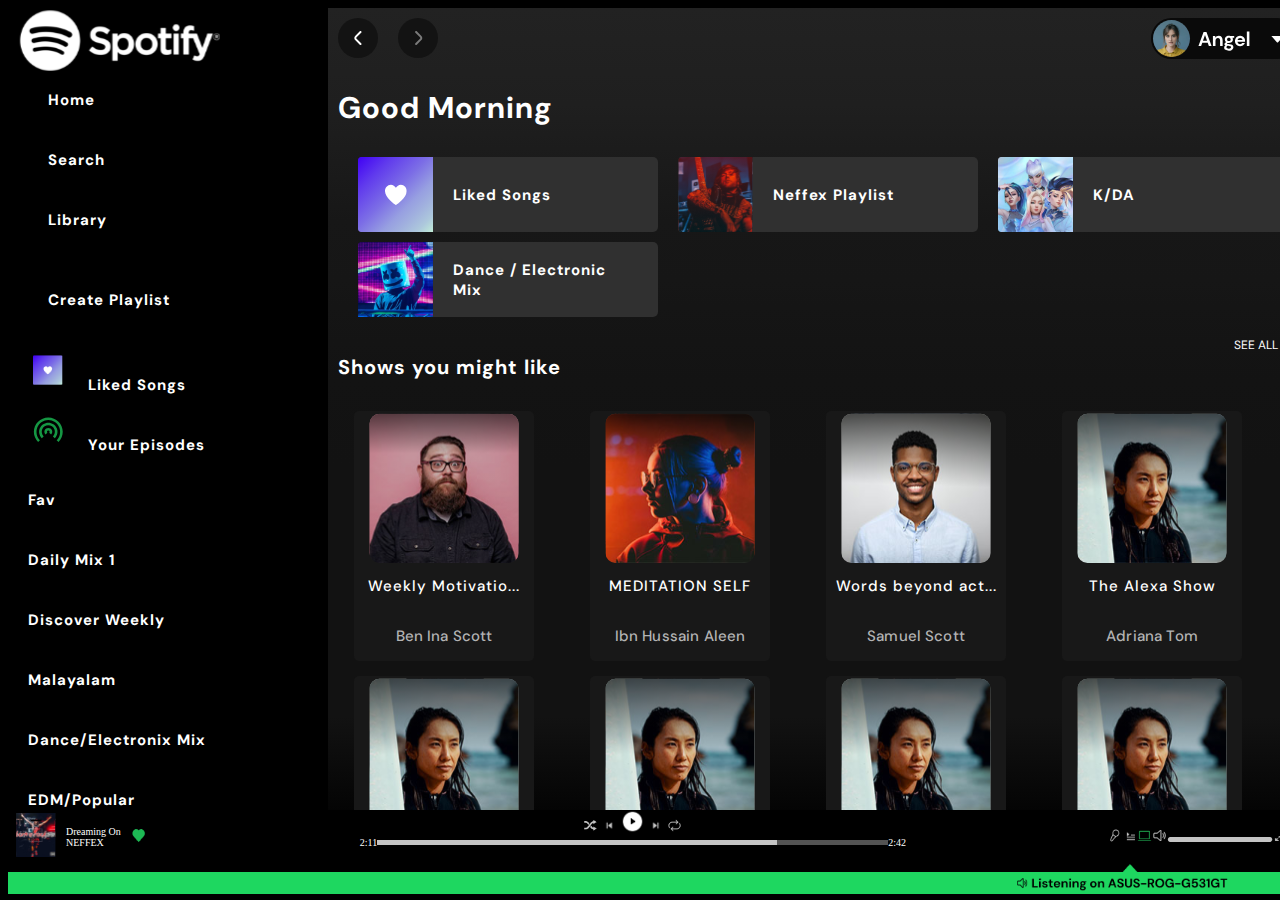
<file: index.html>
<!DOCTYPE html>
<html lang="en">
<head>
    <meta charset="UTF-8">
    <meta name="viewport" content="width=device-width, initial-scale=1.0">
    <title>Spotify Clone</title>
    <link rel="stylesheet" href="./style.css">
    <link href="https://cdn.jsdelivr.net/npm/bootstrap@5.0.2/dist/css/bootstrap.min.css" rel="stylesheet" integrity="sha384-EVSTQN3/azprG1Anm3QDgpJLIm9Nao0Yz1ztcQTwFspd3yD65VohhpuuCOmLASjC" crossorigin="anonymous">
    <link rel="stylesheet" href="https://cdnjs.cloudflare.com/ajax/libs/font-awesome/6.4.2/css/all.min.css" integrity="sha512-z3gLpd7yknf1YoNbCzqRKc4qyor8gaKU1qmn+CShxbuBusANI9QpRohGBreCFkKxLhei6S9CQXFEbbKuqLg0DA==" crossorigin="anonymous" referrerpolicy="no-referrer" />
    <link rel="icon" type="image/png" sizes="16x16" href="./assets/favicon-16x16.png">
</head>
<body>
    <div class="left-section">
        <div class="spotify-logo">
            <a href="#"> <img src="./assets/Spotify logo.svg" alt="logo"></a>
        </div>
        <div>
            <div class="my-navbar">
                <a href="#"><i class="fa-solid fa-house" style="color: #ffffff;"></i><span style="padding-left: 20px;">Home</span></a>
                <a href="#"><i class="fa-solid fa-magnifying-glass" style="color: #ffffff;"></i><span style="padding-left: 20px;">Search</span> </a>
                <a href="#"><i class="fa-solid fa-bars-staggered" style="color: #ffffff;"></i><span style="padding-left: 20px;">Library</span> </a>
            </div>
        </div>
        <div>
            <div class="my-navbar">
                <a href="#"><i class="Playlist-icon fa-solid fa-plus" style="color: #ffffff;"></i><span style="padding-left: 20px;">Create Playlist</span> </a>
                <a href="#"><img src="./assets/liked-song.png" alt="liked-song-img"><span style="padding-left: 20px;">Liked Songs</span> </a>
                <a href="#"><img src="./assets/your-episode.svg" alt="your-episode-img"><span style="padding-left: 20px;">Your Episodes</span> </a>
            </div>
        </div>
        <div>
            <div class="my-navbar">
                <a href="#">Fav</a>
                <a href="#">Daily Mix 1</a>
                <a href="#">Discover Weekly</a>
                <a href="#">Malayalam</a>
                <a href="#">Dance/Electronix Mix</a>
                <a href="#">EDM/Popular</a>
            </div>
        </div>
        <div>
            <div class="my-navbar">
                <a href="#"><img src="./assets/install-app.svg" alt="Install-app-img"><span style="padding-left: 20px;">Install App</span> </a>
            </div>
        </div>
    </div>
    <div class="main">
        <div class="main-navbar">
            <div class="arrow-div">
                <a href="./player/index.html"><img src="./assets/top arrow navigation.svg" alt="left-arrow-img"></a>
                
            </div>
            <div class="user-div">
                <a href="#"><img src="./assets/User.svg" alt="user-img"></a>
            </div>
        </div>
        <div class="title-playlist"> 
            <div class="heading"><h1>Good Morning</h1></div>
            <div class="my-card-section">
                <div class="my-card">
                    <img src="./assets/liked-songs.svg" alt="liked-song-img">
                    <p>Liked Songs</p>
                </div>
                <div class="my-card">
                    <img src="./assets/neffex-playlist.svg" alt="neffex-playlist-img">
                    <p>Neffex Playlist</p>
                </div>
                <div class="my-card">
                    <img src="./assets/k/da-img.svg" alt="liked-song-img">
                    <p>K/DA</p>
                </div>
                <div class="my-card">
                    <img src="./assets/dance.svg" alt="dance-img">
                    <p>Dance / Electronic Mix</p>
                </div>
            </div>
            
        </div>
        <div class="shows">
            <div class="shows-heading">
                <h2>Shows you might like</h2>
                <a href="#">SEE ALL</a>
            </div>
            <div class="shows-card-section">
                <div class="my-card-1">
                    <img src="./assets/my-card-1-img1.svg" alt="my-card-1-img1">
                    <p class="p1">Weekly Motivatio...</p>
                    <p class="p2">Ben Ina Scott</p>
                </div>
                <div class="my-card-1">
                    <img src="./assets/my-card-img2.svg" alt="my-card-1-img1">
                    <p class="p1">MEDITATION SELF</p>
                    <p class="p2">Ibn Hussain Aleen</p>
                </div>
                <div class="my-card-1">
                    <img src="./assets/my-card-img3.svg" alt="my-card-1-img1">
                    <p class="p1">Words beyond act...</p>
                    <p class="p2">Samuel Scott</p>
                </div>
                <div class="my-card-1">
                    <img src="./assets/my-card-img4.svg" alt="my-card-1-img1">
                    <p class="p1">The Alexa Show</p>
                    <p class="p2">Adriana Tom</p>
                </div>
                <div class="my-card-1">
                    <img src="./assets/my-card-img4.svg" alt="my-card-1-img1">
                    <p class="p1">The Alexa Show</p>
                    <p class="p2">Adriana Tom</p>
                </div>
                <div class="my-card-1">
                    <img src="./assets/my-card-img4.svg" alt="my-card-1-img1">
                    <p class="p1">The Alexa Show</p>
                    <p class="p2">Adriana Tom</p>
                </div>
                <div class="my-card-1">
                    <img src="./assets/my-card-img4.svg" alt="my-card-1-img1">
                    <p class="p1">The Alexa Show</p>
                    <p class="p2">Adriana Tom</p>
                </div>
                <div class="my-card-1">
                    <img src="./assets/my-card-img4.svg" alt="my-card-1-img1">
                    <p class="p1">The Alexa Show</p>
                    <p class="p2">Adriana Tom</p>
                </div>
                
            </div>
        </div>
    </div>
    <div class="player">
        <div class="player-div-1">
            <div class="player-div-1-1">
                <div><img class="image" src="./assets/play-list-img1.svg" alt="play-list-img1"></div>
                <div>
                    <p>Dreaming On <br>
                        NEFFEX</p>
                </div>
                <div><img class="heart" src="./assets/green-heart.png" alt="green-heart"></div>   
            </div>
            <div class="player-div-1-2">
                <div>
                    <a href="#"><img class="pic1" src="./assets/raphael_shuffle.png" alt=""></a>
                    <a href="#"><img class="pic2" src="./assets/bx_bx-skip-previous.png" alt=""></a>
                    <a href="#"><img class="pic3" src="./assets/gridicons_play.png" alt=""></a>
                    <a href="#"><img class="pic4" src="./assets/bx_bx-skip-previous (1).png" alt=""></a>
                    <a href="#"><img class="pic5" src="./assets/fluent_arrow-repeat-all-20-regular.png" alt=""></a>
                </div>
                <div class="player-timer">
                    2:11
                    <div class="timer"><div></div></div>
                    2:42
                </div>
            </div>
            <div class="player-div-1-3">
                <a href="#"><img class="img1" src="./assets/ph_microphone-stage.png" alt=""></a>
                <a href="#"><img class="img2" src="./assets/carbon_query-queue.png" alt=""></a>
                <a href="#"><img class="img3" src="./assets/carbon_laptop.png" alt=""></a>
                <a href="#"><img class="img4" src="./assets/fluent_speaker-2-24-regular.png" alt=""></a>
                <a href="#"><img class="img5" src="./assets/Rectangle 17.png" alt=""></a>
                <a href="#"><img class="img6" src="./assets/tabler_arrows-diagonal.png" alt=""></a>
            </div>
        </div>
        <div class="player-div-2">
            <img src="./assets/Listening on DEVICE.png" alt="">
        </div>
    </div>
    <script src="https://cdn.jsdelivr.net/npm/@popperjs/core@2.9.2/dist/umd/popper.min.js" integrity="sha384-IQsoLXl5PILFhosVNubq5LC7Qb9DXgDA9i+tQ8Zj3iwWAwPtgFTxbJ8NT4GN1R8p" crossorigin="anonymous"></script>
    <script src="https://cdn.jsdelivr.net/npm/bootstrap@5.0.2/dist/js/bootstrap.min.js" integrity="sha384-cVKIPhGWiC2Al4u+LWgxfKTRIcfu0JTxR+EQDz/bgldoEyl4H0zUF0QKbrJ0EcQF" crossorigin="anonymous"></script>
</body>
</html>
</file>
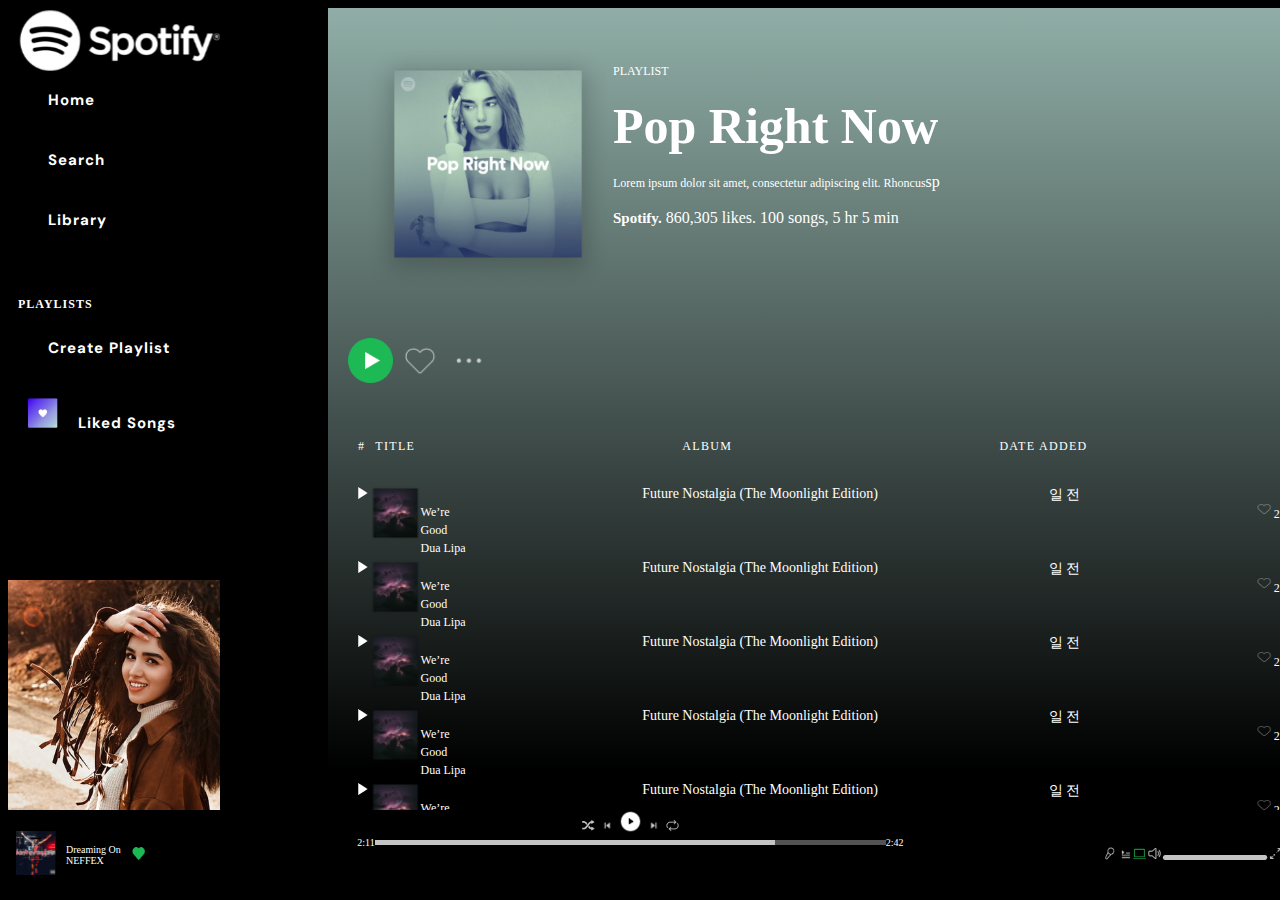
<file: player/index.html>
<!DOCTYPE html>
<html lang="en">
<head>
    <meta charset="UTF-8">
    <meta name="viewport" content="width=device-width, initial-scale=1.0">
    <title>Player</title>
    <link rel="stylesheet" href="./style.css">
    <link href="https://cdn.jsdelivr.net/npm/bootstrap@5.0.2/dist/css/bootstrap.min.css" rel="stylesheet" integrity="sha384-EVSTQN3/azprG1Anm3QDgpJLIm9Nao0Yz1ztcQTwFspd3yD65VohhpuuCOmLASjC" crossorigin="anonymous">
    <link rel="stylesheet" href="https://cdnjs.cloudflare.com/ajax/libs/font-awesome/6.4.2/css/all.min.css" integrity="sha512-z3gLpd7yknf1YoNbCzqRKc4qyor8gaKU1qmn+CShxbuBusANI9QpRohGBreCFkKxLhei6S9CQXFEbbKuqLg0DA==" crossorigin="anonymous" referrerpolicy="no-referrer" />
    <link rel="icon" type="image/png" sizes="16x16" href="./assets/favicon-16x16.png">
</head>
<body>
    <div class="left-section">
        <div class="spotify-logo">
            <a href="#"> <img src="./assets/Spotify logo.svg" alt="logo"></a>
        </div>
        <div>
            <div class="navbar my-navbar container-fluid">
                <a href="#"><i class="fa-solid fa-house" style="color: #ffffff;"></i><span style="padding-left: 20px;">Home</span></a>
                <a href="#"><i class="fa-solid fa-magnifying-glass" style="color: #ffffff;"></i><span style="padding-left: 20px;">Search</span> </a>
                <a href="#"><i class="fa-solid fa-bars-staggered" style="color: #ffffff;"></i><span style="padding-left: 20px;">Library</span> </a>
            </div>
        </div>
        <div>
            <div class="my-navbar">
                <h4>PLAYLISTS</h4>
                <a href="#"><i class="Playlist-icon fa-solid fa-plus" style="color: #ffffff;"></i><span style="padding-left: 20px;">Create Playlist</span> </a>
                <a href="#"><img src="./assets/liked-song.png" alt="liked-song-img"><span style="padding-left: 20px;">Liked Songs</span> </a>
            </div>
        </div>
        <img src="./assets/album art.svg" alt="">
    </div>
    <div class="main">
        <div class="top-div">
            <img src="./assets/스크린샷 2021-03-16 오후 4.04 2.png" alt="">
            <div>
                <div><span style="font-size: 12px; font-weight: 500;">PLAYLIST</span></div>
                <div><span style="font-size: 50px; font-weight: 900;">Pop Right Now</span></div>
                <div><span style="font-size: 12px; font-weight: 400;">Lorem ipsum dolor sit amet, consectetur adipiscing elit. Rhoncus</span>sp</div>
                <div><span style="font-size: 15px; font-weight: 700;">Spotify.</span> <span style="font-size: 12px; font-weight: 400;"></span>860,305 likes. 100 songs, 5 hr 5 min</div>
            </div>
        </div>
        <div class="mid-div">
            <img src="./assets/thumb_play.png" alt="">
            <img src="./assets/heart.png" alt="">
            <img src="./assets/more_big.png" alt="">
        </div>
        <div class="bottom-div">
            <div class="heading">
                <p><span style="margin-right: 10px;">#</span>TITLE</p>
                <p>ALBUM</p>
                <p>DATE ADDED</p>
            </div>
            <div class="song-card">
                <div class="I-div">
                    <span style="width: 14px; height: 12px;"><img src="./assets/Polygon 2.png" alt=""></span>
                    <img src="./assets/Rectangle 9.png" alt="">
                    <div>
                        <p><span style="font-size: 12px; color: #FFF;">We’re Good<br>
                            Dua Lipa</span></p>
                    </div>
                </div>
                <div class="II-div">
                    Future Nostalgia (The Moonlight Edition)
                </div>
                <div class="III-div">일 전</div>
                <div class="IV-div">
                    <img src="./assets/heart.png" alt="">
                    <p><span style="color: #FFF; font-size: 12px; font-weight: 400;">2:45</span></p>
                    <img src="./assets/more.png" alt="">
                </div>
            </div>
            <div class="song-card">
                <div class="I-div">
                    <span style="width: 14px; height: 12px;"><img src="./assets/Polygon 2.png" alt=""></span>
                    <img src="./assets/Rectangle 9.png" alt="">
                    <div>
                        <p><span style="font-size: 12px; color: #FFF;">We’re Good<br>
                            Dua Lipa</span></p>
                    </div>
                </div>
                <div class="II-div">
                    Future Nostalgia (The Moonlight Edition)
                </div>
                <div class="III-div">일 전</div>
                <div class="IV-div">
                    <img src="./assets/heart.png" alt="">
                    <p><span style="color: #FFF; font-size: 12px; font-weight: 400;">2:45</span></p>
                    <img src="./assets/more.png" alt="">
                </div>
            </div>
            <div class="song-card">
                <div class="I-div">
                    <span style="width: 14px; height: 12px;"><img src="./assets/Polygon 2.png" alt=""></span>
                    <img src="./assets/Rectangle 9.png" alt="">
                    <div>
                        <p><span style="font-size: 12px; color: #FFF;">We’re Good<br>
                            Dua Lipa</span></p>
                    </div>
                </div>
                <div class="II-div">
                    Future Nostalgia (The Moonlight Edition)
                </div>
                <div class="III-div">일 전</div>
                <div class="IV-div">
                    <img src="./assets/heart.png" alt="">
                    <p><span style="color: #FFF; font-size: 12px; font-weight: 400;">2:45</span></p>
                    <img src="./assets/more.png" alt="">
                </div>
            </div>
            <div class="song-card">
                <div class="I-div">
                    <span style="width: 14px; height: 12px;"><img src="./assets/Polygon 2.png" alt=""></span>
                    <img src="./assets/Rectangle 9.png" alt="">
                    <div>
                        <p><span style="font-size: 12px; color: #FFF;">We’re Good<br>
                            Dua Lipa</span></p>
                    </div>
                </div>
                <div class="II-div">
                    Future Nostalgia (The Moonlight Edition)
                </div>
                <div class="III-div">일 전</div>
                <div class="IV-div">
                    <img src="./assets/heart.png" alt="">
                    <p><span style="color: #FFF; font-size: 12px; font-weight: 400;">2:45</span></p>
                    <img src="./assets/more.png" alt="">
                </div>
            </div>
            <div class="song-card">
                <div class="I-div">
                    <span style="width: 14px; height: 12px;"><img src="./assets/Polygon 2.png" alt=""></span>
                    <img src="./assets/Rectangle 9.png" alt="">
                    <div>
                        <p><span style="font-size: 12px; color: #FFF;">We’re Good<br>
                            Dua Lipa</span></p>
                    </div>
                </div>
                <div class="II-div">
                    Future Nostalgia (The Moonlight Edition)
                </div>
                <div class="III-div">일 전</div>
                <div class="IV-div">
                    <img src="./assets/heart.png" alt="">
                    <p><span style="color: #FFF; font-size: 12px; font-weight: 400;">2:45</span></p>
                    <img src="./assets/more.png" alt="">
                </div>
            </div>
            <div class="song-card">
                <div class="I-div">
                    <span style="width: 14px; height: 12px;"><img src="./assets/Polygon 2.png" alt=""></span>
                    <img src="./assets/Rectangle 9.png" alt="">
                    <div>
                        <p><span style="font-size: 12px; color: #FFF;">We’re Good<br>
                            Dua Lipa</span></p>
                    </div>
                </div>
                <div class="II-div">
                    Future Nostalgia (The Moonlight Edition)
                </div>
                <div class="III-div">일 전</div>
                <div class="IV-div">
                    <img src="./assets/heart.png" alt="">
                    <p><span style="color: #FFF; font-size: 12px; font-weight: 400;">2:45</span></p>
                    <img src="./assets/more.png" alt="">
                </div>
            </div>
            <div class="song-card">
                <div class="I-div">
                    <span style="width: 14px; height: 12px;"><img src="./assets/Polygon 2.png" alt=""></span>
                    <img src="./assets/Rectangle 9.png" alt="">
                    <div>
                        <p><span style="font-size: 12px; color: #FFF;">We’re Good<br>
                            Dua Lipa</span></p>
                    </div>
                </div>
                <div class="II-div">
                    Future Nostalgia (The Moonlight Edition)
                </div>
                <div class="III-div">일 전</div>
                <div class="IV-div">
                    <img src="./assets/heart.png" alt="">
                    <p><span style="color: #FFF; font-size: 12px; font-weight: 400;">2:45</span></p>
                    <img src="./assets/more.png" alt="">
                </div>
            </div>
        </div>
    </div>
    <div class="player">
        <div class="player-div-1">
            <div class="player-div-1-1">
                <div><img class="image" src="./assets/play-list-img1.svg" alt="play-list-img1"></div>
                <div>
                    <p>Dreaming On <br>
                        NEFFEX</p>
                </div>
                <div><img class="heart" src="./assets/green-heart.png" alt="green-heart"></div>   
            </div>
            <div class="player-div-1-2">
                <div>
                    <a href="#"><img class="pic1" src="./assets/raphael_shuffle.png" alt=""></a>
                    <a href="#"><img class="pic2" src="./assets/bx_bx-skip-previous.png" alt=""></a>
                    <a href="#"><img class="pic3" src="./assets/gridicons_play.png" alt=""></a>
                    <a href="#"><img class="pic4" src="./assets/bx_bx-skip-previous (1).png" alt=""></a>
                    <a href="#"><img class="pic5" src="./assets/fluent_arrow-repeat-all-20-regular.png" alt=""></a>
                </div>
                <div class="player-timer">
                    2:11
                    <div class="timer"><div></div></div>
                    2:42
                </div>
            </div>
            <div class="player-div-1-3">
                <a href="#"><img class="img1" src="./assets/ph_microphone-stage.png" alt=""></a>
                <a href="#"><img class="img2" src="./assets/carbon_query-queue.png" alt=""></a>
                <a href="#"><img class="img3" src="./assets/carbon_laptop.png" alt=""></a>
                <a href="#"><img class="img4" src="./assets/fluent_speaker-2-24-regular.png" alt=""></a>
                <a href="#"><img class="img5" src="./assets/Rectangle 17.png" alt=""></a>
                <a href="#"><img class="img6" src="./assets/tabler_arrows-diagonal.png" alt=""></a>
            </div>
        </div>
    </div>
    
    <script src="https://cdn.jsdelivr.net/npm/@popperjs/core@2.9.2/dist/umd/popper.min.js" integrity="sha384-IQsoLXl5PILFhosVNubq5LC7Qb9DXgDA9i+tQ8Zj3iwWAwPtgFTxbJ8NT4GN1R8p" crossorigin="anonymous"></script>
    <script src="https://cdn.jsdelivr.net/npm/bootstrap@5.0.2/dist/js/bootstrap.min.js" integrity="sha384-cVKIPhGWiC2Al4u+LWgxfKTRIcfu0JTxR+EQDz/bgldoEyl4H0zUF0QKbrJ0EcQF" crossorigin="anonymous"></script>
</body>
</html>
</file>
<file: style.css>
@import url('https://fonts.googleapis.com/css2?family=DM+Sans:opsz@9..40&family=Inter&family=Poppins&display=swap');

body,html{
    display: flex;
    flex-direction: column;
    overflow: hidden;
    background-color: black;
}
.left-section {
    position: fixed;
    top: 0;
    height: 90%;
    width: 25%;
    display: flex;
    flex-direction: column;
    overflow-y: auto;
    flex: 0.1;
    padding: 10px;
    background-color: black;
    color: white;
    flex-shrink: 0;
}
.spotify-logo{
    width: 180px;
    height: 50px;
    flex-shrink: 0;
    font-size: 20px;
}
.my-navbar{
    display: flex;
    flex-direction: column;
    margin-top: 20px;
    width: 100%;
    overflow: auto;
    margin-left: 0;
    text-align: left;
}
.my-navbar>a{
    text-decoration: none;
    overflow: hidden;
    width: 200px;
    height: 40px;
    border: none;
    border-radius: 5px;
    flex-shrink: 0;
    color: white;
    padding: 10px;
    display: block;
    float: left;
    color: #FFF;
    font-family: DM Sans;
    font-size: 15px;
    font-style: normal;
    font-weight: 700;
    line-height: normal;
    letter-spacing: 1.0px;  
}
.my-navbar>a:hover{
    background-color: #282828;
    color: #FFF;
}

.playlist-icon{
    text-decoration: none;
    color: white;
    padding: 12px;
    display: block;
    float: left;
}
.my-navbar>a>img{
    width: 29.645px;
    height: 29.645px;
    flex-shrink: 0;
    padding: 5px;
}

.main{
    height: 90%;
    width: 75%;
    position: absolute;
    display: flex;
    flex-direction: column;
    overflow: hidden;
    flex: 0.9;
    background: linear-gradient(180deg, #222 0%, #1F1F1F 11.64%, #171717 25.66%, #161616 32.94%, #151515 35.98%, #131313 44.89%, #121212 55.22%, #121212 75.34%, #121212 85.45%, rgba(18, 18, 18, 0.00) 100%);
    padding: 10px;
    margin-left: 25%;
    overflow-y: auto;
}
.main-navbar{
    display: flex;
    justify-content: space-between;
    width: 100%;
    top: 0;
    height: 10px;
}
.title-playlist{
    display: flex;
    flex-direction: column;
    margin-top: 40px;
}
.heading>h1{
    color: #FFF;
    font-family: DM Sans;
    font-size: 30px;
    font-style: normal;
    font-weight: 700;
    line-height: normal;
    letter-spacing: 1px;  
}
.my-card-section{
    display: flex;
    flex-wrap: wrap;
}
.my-card{
    display: flex;
    align-items: center;
    border: none;
    border-radius: 5px;
    background-color: #303030;
    margin-top: 10px;
    margin-left: 20px;
    width: 300px;
    height: 75px;
}
.my-card>img{
    height: 75px;
    width: 75px;
}
.my-card>p{
    color: #FFF;
    font-family: DM Sans;
    font-size: 15px;
    font-style: normal;
    font-weight: 700;
    line-height: normal;
    letter-spacing: 1px;
    padding: 20px;
}
.shows{
    display: flex;
    flex-direction: column;
    justify-content: space-between;
    flex-wrap: wrap;
    margin-top: 20px;
}
.shows-heading{
    display: flex;
    justify-content: space-between;
}
.shows-heading>a{
    text-decoration: none;
    color: #FFF;
    margin-right: 20px;
    font-family: DM Sans;
    font-size: 12px;
}
.shows-heading>h2{
    color: #FFF;
    font-family: DM Sans;
    font-size: 20px;
    font-style: normal;
    font-weight: 700;
    line-height: normal;
    letter-spacing: 1px;
}
.shows-card-section{
    display: flex;
    justify-content: space-evenly;
    flex-wrap: wrap;
}
.my-card-1{
    width: 180px;
    height: 250px;
    flex-shrink: 0;
    margin-top: 15px;
    margin-right: 40px;
    background-color: #181818;
    border: none;
    border-radius: 5px;
    display: flex;
    flex-direction: column;
    align-items: center;
}
.my-card-1>img{
    height: 200px;
    width: 150px;
}
.p1{
    margin-top: 10px;
    color: #FFF;
    font-family: DM Sans;
    font-size: 15px;
    font-style: normal;
    font-weight: 500;
    line-height: normal;
    letter-spacing: 1px;
}
.p2{
    color: #B3B3B3;
    font-family: DM Sans;
    font-size: 15px;
    font-style: normal;
    font-weight: 500;
    line-height: normal;
    letter-spacing: 0.15px;
}
.player{
    position: fixed;
    bottom: 0;
    width: 100%;
    height: 10%;
    display: flex;
    flex-direction: column;
    background-color: black;
    color: white;
}
.player-div-1{
    display: flex;
    justify-content: space-between;
    height: 60%;
}
.player-div-1-1{
    display: flex;
    margin-left: 5px;
    padding: 3px;
    justify-content: space-between;
    align-items: center;
}
.player-div-1-1>div{
    margin-right: 10px;
}
.player-div-1-1>div>.image{
    height: 100%;
    width: 40px;
}
.player-div-1-1>div>p{
    font-size: 10px;
}
.heart{
    width: 15px;
    height: 17px;
    flex-shrink: 0;
}
.player-div-1-2{
    display: flex;
    flex-direction: column;
    align-items: center;
}
.pic1, .pic2, .pic4, .pic5{
    height: 15px;
    width: 15px;
}
.pic3{
    height: 23px;
    width: 23px;
}
.player-timer{
    display: flex;
    justify-content: space-between;
    align-items: center;
    font-size: 10px;
}
.timer{
    width: 511px;
    height: 5px;
    bottom: 0;
    flex-shrink: 0;
    background-color: #535353;
}
.timer>div{
    width: 400px;
    height: 100%;
    background-color: #c4c4c4;
}
.player-div-1-3{
    display: flex;
    align-items: center;
}
.img1, .img2, .img3, .img4, .img6{
    height: 15px;
    width: 15px;
}
.player-div-2{
    width: 100%;
}
.player-div-2>img{
    width: 100%;
}
::-webkit-scrollbar{
    display: none;
}

@media (min-width: 1200px) {
    .left-section{
        width: 15%;
    }
    .main{
        width: 75%;
    }
    .player{
        width: 100%;
    }
}
/* Medium screens */
@media (min-width: 768px) and (max-width: 1199px) {
    .left-section{
        width: 25%;
    }
    .main{
        width: 75%;
        align-items: center;
    }
    .player{
        width: 100%;
    }
    .player-div-1-1, .player-div-1-3{
       display: none !important;
    }
    .player-div-1-2{
        width: 100%;
    }
    .player-div-2{
        display: none;
    }
    .spotify-logo>a>img{
        width: 100px !important;
        height: 30px !important;
    }
    .my-navbar>a{
        width: 160px;
        height: 30px;
        font-size: 10px;
    }
}

/* Small screens */
@media (max-width: 767px) {
    .body{
        display: flex;
        flex-direction: column;
        align-items: center;
    }
    .left-section{
        width: 100%;
    }
    .spotify-logo{
        position: fixed;
        top: 0;
        text-align: center;
    }
    .spotify-logo>a>img{
        align-items: center;
        width: 100px !important;
        height: 30px !important;
    }
    .my-navbar{
        display: none;
    }
    .main{
        margin-top: 40px;
        width: 100%;
        margin-left: 0;
        display: flex;
        flex-direction: column;
        align-items: center;
    }
    .heading>h1{
        font-size: 20px;
        text-align: center;
    }
    .my-card{
        margin-left: 0 !important;
    }
    .my-card>p{
        font-size: 10px;
    }
    .shows-heading>h2{
        font-size: 15px;
    }
    .shows-heading>a{
        font-size: 10px;
    }
    .player{
        width: 100%;
    }
    .player-div-1-1, .player-div-1-3{
       display: none !important;
    }
    .player-div-1-2{
        width: 100%;
    }
    .player-div-2{
        display: none;
    }
}
</file>
<file: player/style.css>
@import url('https://fonts.googleapis.com/css2?family=DM+Sans:opsz@9..40&family=Inter&family=Poppins&display=swap');

body,html{
    display: flex;
    flex-direction: column;
    overflow: hidden;
    background-color: black;
}
.left-section {
    position: fixed;
    top: 0;
    height: 90%;
    width: 18%;
    display: flex;
    flex-direction: column;
    overflow-y: auto;
    flex: 0.1;
    padding: 10px;
    background-color: black;
    color: white;
    flex-shrink: 0;
}
.spotify-logo{
    width: 180px;
    height: 50px;
    flex-shrink: 0;
    font-size: 20px;
}
.my-navbar{
    display: flex;
    flex-direction: column;
    margin-top: 20px;
    width: 100%;
    overflow: auto;
    margin-left: 0;
    text-align: left;
}
.my-navbar>h4{
    font-size: 12px;
    font-weight: 700;
    line-height: 16px;
    letter-spacing: 1px;
    text-align: left;
}
.my-navbar>a{
    text-decoration: none;
    overflow: hidden;
    width: 190px;
    height: 40px;
    border: none;
    border-radius: 5px;
    flex-shrink: 0;
    color: white;
    padding: 10px;
    display: block;
    float: left;
    color: #FFF;
    font-family: DM Sans;
    font-size: 15px;
    font-style: normal;
    font-weight: 700;
    line-height: normal;
    letter-spacing: 1.0px;  
}
a:hover{
    background-color: #282828;
    color: #FFF;
}
.playlist-icon{
    text-decoration: none;
    color: white;
    padding: 12px;
    display: block;
    float: left;
}
.my-navbar>a>img{
    width: 29.645px;
    height: 29.645px;
    flex-shrink: 0;
}
.left-section>img{
    width: 250px;
    height: 250px;
    position: absolute;
    left: 0;
    bottom: 0;
}
.main{
    position: absolute;
    display: flex;
    flex-direction: column;
    overflow: hidden;
    flex: 0.9;
    background: linear-gradient(180deg, #90AEA7 0%, #000 89.7%);
    padding: 20px;
    margin-left: 25%;
    overflow-y: auto;
    height: 90%;
    width: 100%;
}
.top-div{
    width: 100%;
    display: flex;
    align-items: flex-start;
    padding: 15px;
}
.top-div>img{
    width: 250px;
    height: 250px;
}
.top-div>div{
    text-align: left;
}
.top-div>div>div{
    color: #FFF;
    text-align: left;
    margin-top: 18px;
}
.mid-div{
    margin-top: 30px;
    align-items: stretch;
}
.mid-div>img{
    width: 45px;
    height: 45px;
    flex-shrink: 0;
}
.bottom-div{
    margin-top: 30px;
    display: flex;
    flex-direction: column;
}
.heading{
    width: 76%;
    display: flex;
    justify-content: space-between;
    align-items: center;
    padding: 10px;
}
.heading>p{
    color: #FFF;
    font-size: 12px;
    font-style: normal;
    font-weight: 400;
    line-height: normal;
    letter-spacing: 1.32px;
}
.song-card{
    display: flex;
    justify-content: space-between;
    width: 100%;
    height: 54px;
    padding: 10px;
    flex-shrink: 0;
    border: none;
    border-radius: 5px;
}
.song-card:hover{
    background-color: #212423;
}
.I-div{
    display: flex;
    justify-content: space-between;
}
.II-div, .III-div{
    color: #FFF;
    font-size: 14px;
    font-style: normal;
    font-weight: 400;
    line-height: normal;
}
.IV-div{
    display: flex;
    align-items: center;
    padding: 3px;
}
.IV-div>img{
    width: 20px;
    height: 18px;
    margin-bottom: 9px;
}
.player{
    position: fixed;
    bottom: 0;
    width: 100%;
    height: 10%;
    display: flex;
    flex-direction: column;
    background-color: black;
    color: white;
}
.player-div-1{
    display: flex;
    justify-content: space-between;
    height: 100%;
}
.player-div-1-1{
    display: flex;
    margin-left: 5px;
    padding: 3px;
    justify-content: space-between;
    align-items: center;
}
.player-div-1-1>div{
    margin-right: 10px;
}
.player-div-1-1>div>.image{
    height: 100%;
    width: 40px;
}
.player-div-1-1>div>p{
    font-size: 10px;
}
.heart{
    width: 15px;
    height: 17px;
    flex-shrink: 0;
}
.player-div-1-2{
    display: flex;
    flex-direction: column;
    align-items: center;
}
.pic1, .pic2, .pic4, .pic5{
    height: 15px;
    width: 15px;
}
.pic3{
    height: 23px;
    width: 23px;
}
.player-timer{
    display: flex;
    justify-content: space-between;
    align-items: center;
    font-size: 10px;
}
.timer{
    width: 511px;
    height: 5px;
    bottom: 0;
    flex-shrink: 0;
    background-color: #535353;
}
.timer>div{
    width: 400px;
    height: 100%;
    background-color: #c4c4c4;
}
.player-div-1-3{
    display: flex;
    align-items: center;
    margin-right: 5px;
}
.img1, .img2, .img3, .img4, .img6{
    height: 15px;
    width: 15px;
}
.player-div-2{
    width: 100%;
}
.player-div-2>img{
    width: 100%;
}
::-webkit-scrollbar{
    display: none;
}


@media (min-width: 1200px) {
    .left-section{
        width: 15%;
    }
    .main{
        width: 75%;
    }
    .player{
        width: 100%;
    }
}
/* Medium screens */
@media (min-width: 768px) and (max-width: 1199px) {
    .left-section{
        width: 25%;
    }
    .left-section>img{
        display: none;
    }
    .main{
        width: 75%;
        align-items: center;
    }
    .player{
        width: 100%;
    }
    .player-div-1-1, .player-div-1-3{
       display: none !important;
    }
    .player-div-1-2{
        width: 100%;
    }
    .player-div-2{
        display: none;
    }
    .spotify-logo>a>img{
        width: 100px !important;
        height: 30px !important;
    }
    .my-navbar>a{
        width: 160px;
        height: 30px;
        font-size: 10px;
    }
}

/* Small screens */
@media (max-width: 767px) {
    .body{
        display: flex;
        flex-direction: column;
        align-items: center;
    }
    .left-section{
        width: 100%;
    }
    .spotify-logo{
        position: fixed;
        top: 0;
        text-align: center;
    }
    .spotify-logo>a>img{
        align-items: center;
        width: 100px !important;
        height: 30px !important;
    }
    .my-navbar{
        display: none;
    }
    .main{
        margin-top: 40px;
        width: 100%;
        margin-left: 0;
        display: flex;
        flex-direction: column;
        align-items: center;
    }
    .heading>h1{
        font-size: 20px;
        text-align: center;
    }
    .my-card{
        margin-left: 0 !important;
    }
    .my-card>p{
        font-size: 10px;
    }
    .shows-heading>h2{
        font-size: 15px;
    }
    .shows-heading>a{
        font-size: 10px;
    }
    .player{
        width: 100%;
    }
    .player-div-1-1, .player-div-1-3{
       display: none !important;
    }
    .player-div-1-2{
        width: 100%;
    }
    .player-div-2{
        display: none;
    }
}
</file>
